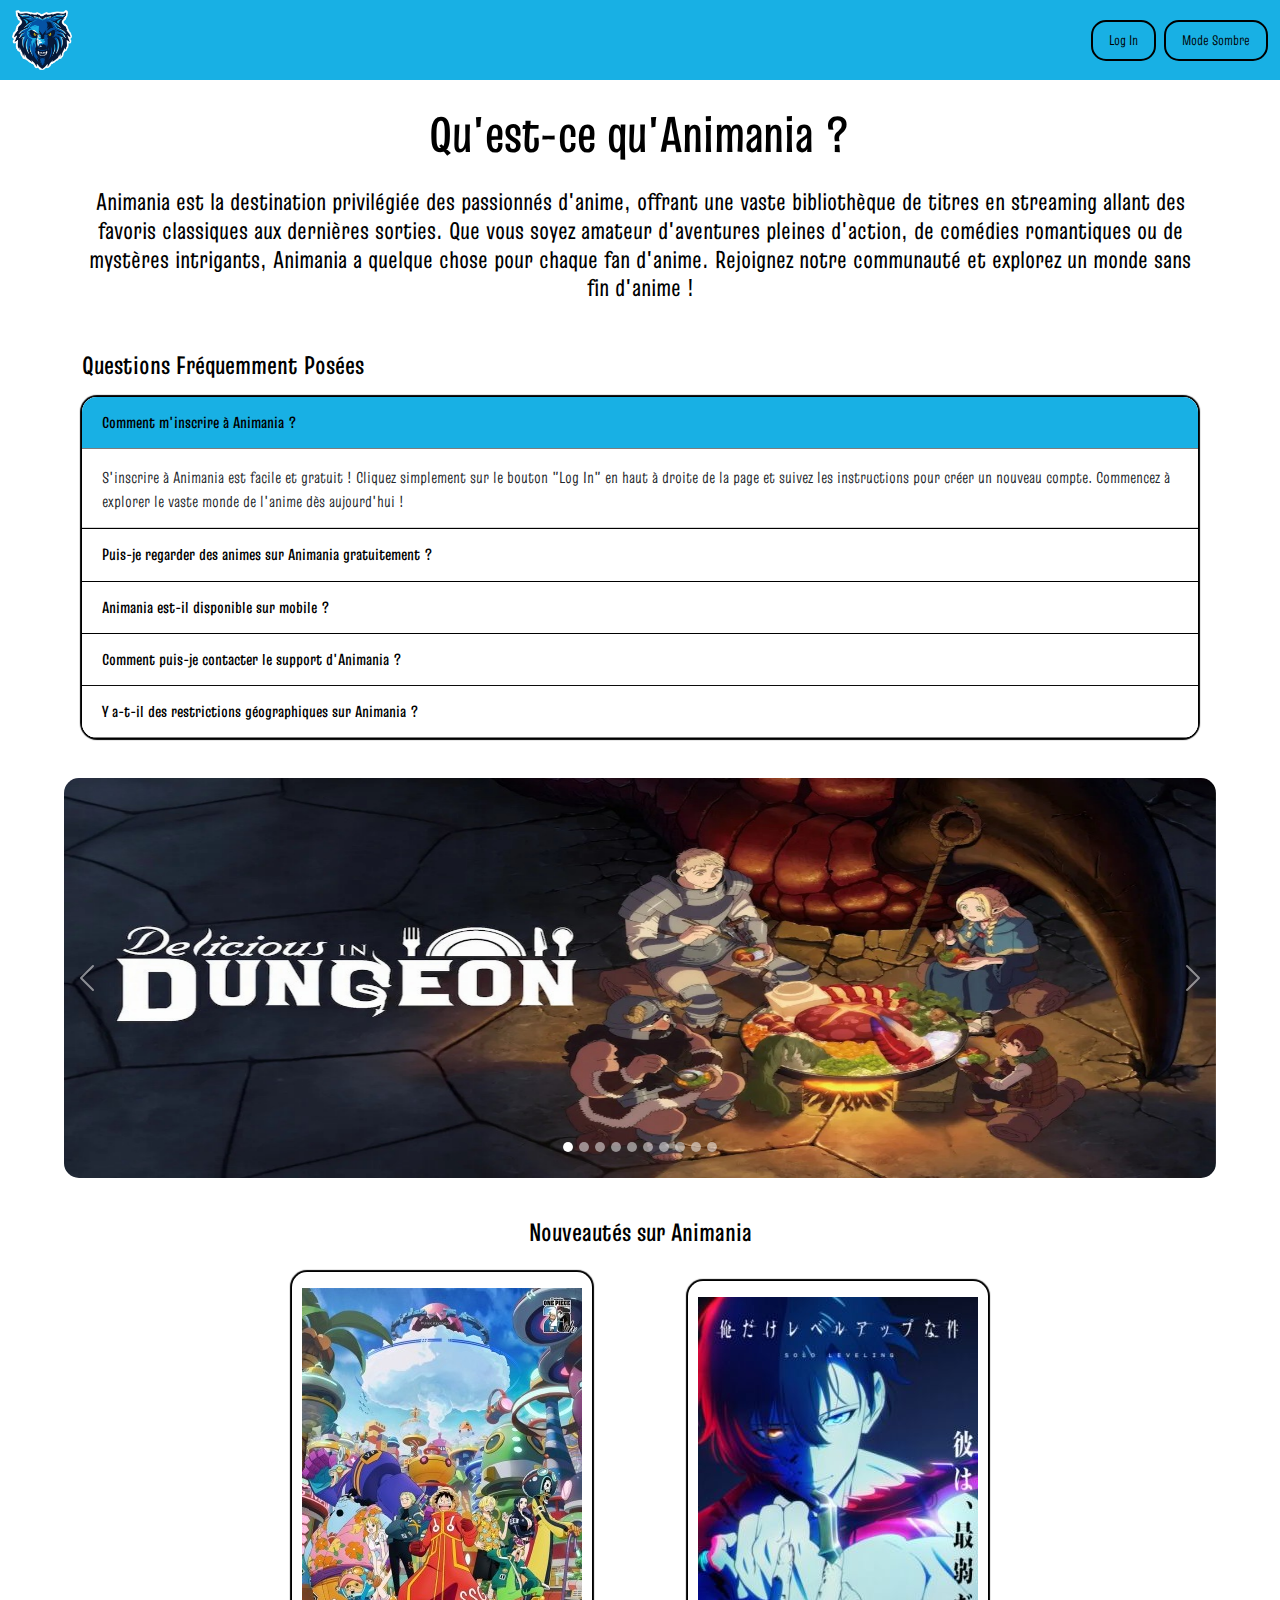
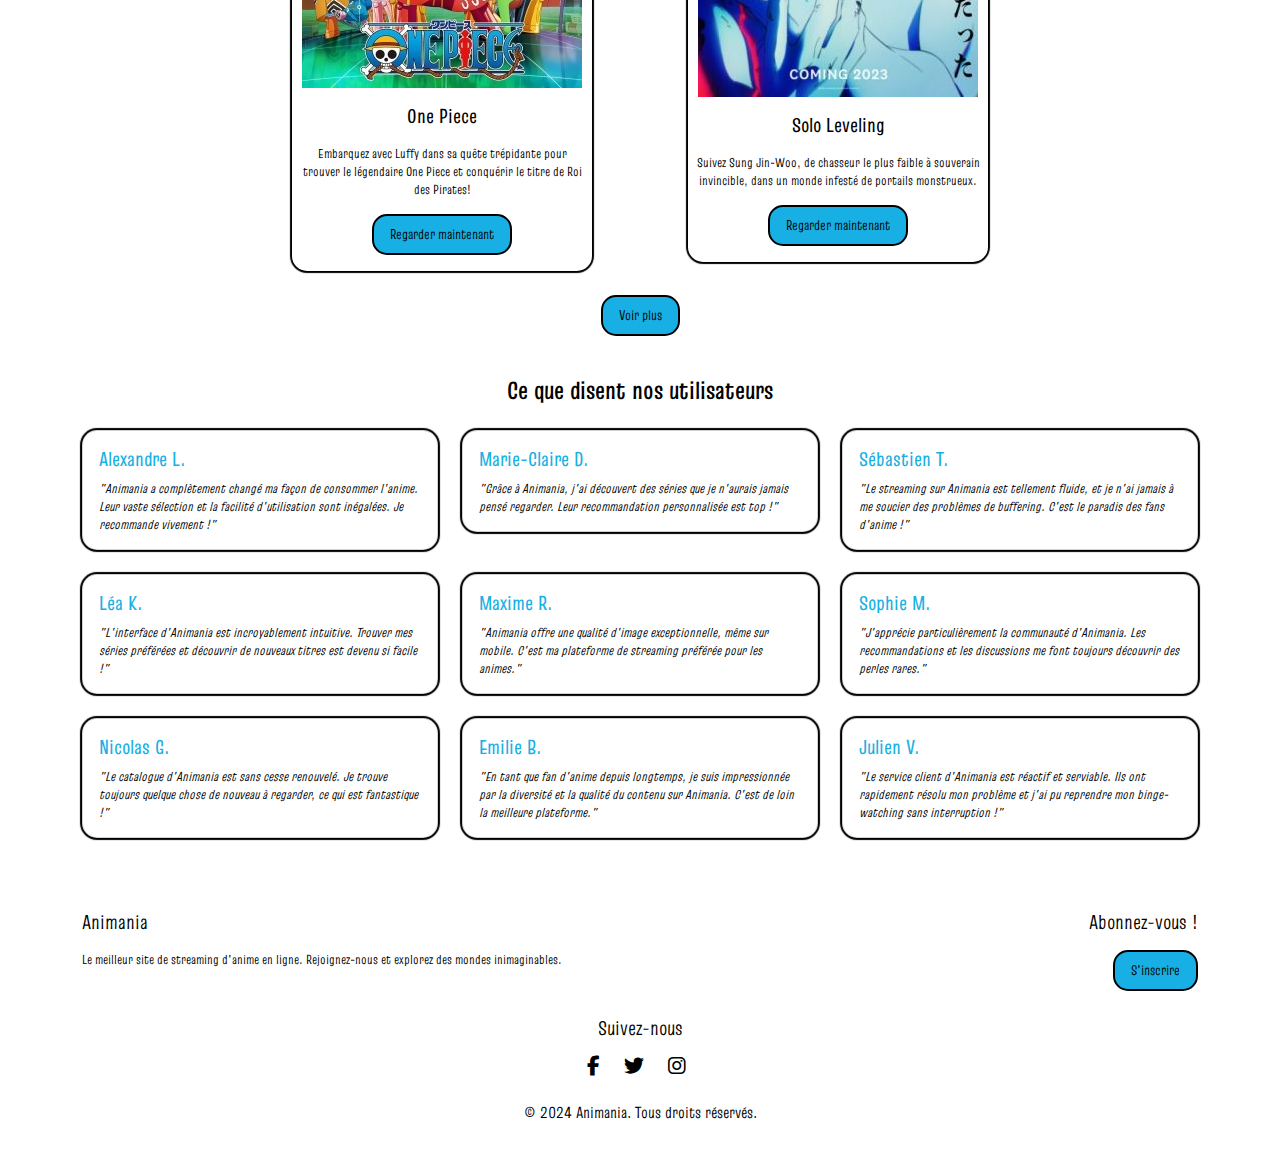
<file: index.html>
<!DOCTYPE html>
<html lang="fr">

<head>
    <meta charset="UTF-8">
    <meta name="viewport" content="width=device-width, initial-scale=1.0">
    <title>Animania - Best Online Anime Streaming Site</title>
    <!-- Bootstrap CSS -->
    <link href="https://cdn.jsdelivr.net/npm/bootstrap@5.3.3/dist/css/bootstrap.min.css" rel="stylesheet"
        integrity="sha384-QWTKZyjpPEjISv5WaRU9OFeRpok6YctnYmDr5pNlyT2bRjXh0JMhjY6hW+ALEwIH" crossorigin="anonymous">
    <link href="https://cdnjs.cloudflare.com/ajax/libs/font-awesome/6.1.1/css/all.min.css" rel="stylesheet">

    <link href="stylesheets/reset.css" rel="stylesheet">
    <link href="stylesheets/root.css" rel="stylesheet">
    <link href="stylesheets/style.css" rel="stylesheet">
    <link rel="icon" type="image/png" href="images/logoAnimania.png">
    <link rel="preconnect" href="https://fonts.googleapis.com">
    <link rel="preconnect" href="https://fonts.gstatic.com" crossorigin>
    <link href="https://fonts.googleapis.com/css2?family=Truculenta:opsz,wght@12..72,100..900&display=swap"
        rel="stylesheet">
</head>

<body>
    <header>
        <nav class="navbar navbar-expand-lg navbar-dark">
            <div class="container-fluid">

                <a class="navbar-brand" href="#">
                    <img src="images/logoAnimania.png" alt="Logo" width="60" height="60"
                        class="d-inline-block align-top">
                </a>

                <div class="navbar-nav flex-grow-1">

                </div>

                <a href="login.html" class="btn btn-primary me-2" role="button">Log In</a>

                <button id="themeToggle" class="btn btn-primary">Mode Sombre</button>
            </div>
        </nav>
    </header>

    <main>
        <section class="animania-intro mt-4">
            <div class="container">
                <h1 class="text-center mb-4">Qu'est-ce qu'Animania ?</h1>
                <h4 class="text-center mb-5">Animania est la destination privilégiée des passionnés d'anime, offrant une
                    vaste bibliothèque de titres en streaming allant des favoris classiques aux dernières sorties. Que
                    vous soyez amateur d'aventures pleines d'action, de comédies romantiques ou de mystères intrigants,
                    Animania a quelque chose pour chaque fan d'anime. Rejoignez notre communauté et explorez un monde
                    sans fin d'anime !</h4>

                <h2 class="mb-3">Questions Fréquemment Posées</h2>
                <div class="accordion" id="faqAccordion">
                    <!-- FAQ Item 1 -->
                    <div class="accordion-item">
                        <h2 class="accordion-header" id="headingOne">
                            <button class="accordion-button" type="button" data-bs-toggle="collapse"
                                data-bs-target="#collapseOne" aria-expanded="true" aria-controls="collapseOne">
                                Comment m'inscrire à Animania ?
                            </button>
                        </h2>
                        <div id="collapseOne" class="accordion-collapse collapse show" aria-labelledby="headingOne"
                            data-bs-parent="#faqAccordion">
                            <div class="accordion-body">
                                S'inscrire à Animania est facile et gratuit ! Cliquez simplement sur le bouton "Log In"
                                en haut à droite de la page et suivez les instructions pour créer un nouveau compte.
                                Commencez à explorer le vaste monde de l'anime dès aujourd'hui !
                            </div>
                        </div>
                    </div>
                    <!-- FAQ Item 2 -->
                    <div class="accordion-item">
                        <h2 class="accordion-header" id="headingTwo">
                            <button class="accordion-button collapsed" type="button" data-bs-toggle="collapse"
                                data-bs-target="#collapseTwo" aria-expanded="false" aria-controls="collapseTwo">
                                Puis-je regarder des animes sur Animania gratuitement ?
                            </button>
                        </h2>
                        <div id="collapseTwo" class="accordion-collapse collapse" aria-labelledby="headingTwo"
                            data-bs-parent="#faqAccordion">
                            <div class="accordion-body">
                                Oui, Animania offre une large sélection de titres d'anime que vous pouvez regarder
                                gratuitement avec des publicités occasionnelles. Pour une expérience sans publicité et
                                un accès au contenu premium, envisagez de vous abonner à notre plan premium.
                            </div>
                        </div>
                    </div>
                    <!-- FAQ Item 4 -->
                    <div class="accordion-item">
                        <h2 class="accordion-header" id="headingFour">
                            <button class="accordion-button collapsed" type="button" data-bs-toggle="collapse"
                                data-bs-target="#collapseFour" aria-expanded="false" aria-controls="collapseFour">
                                Animania est-il disponible sur mobile ?
                            </button>
                        </h2>
                        <div id="collapseFour" class="accordion-collapse collapse" aria-labelledby="headingFour"
                            data-bs-parent="#faqAccordion">
                            <div class="accordion-body">
                                Oui, Animania est accessible sur les appareils mobiles via notre site web
                                mobile-friendly. Pour une expérience optimale, vous pouvez également télécharger notre
                                application dédiée depuis l'App Store ou Google Play.
                            </div>
                        </div>
                    </div>
                    <!-- FAQ Item 5 -->
                    <div class="accordion-item">
                        <h2 class="accordion-header" id="headingFive">
                            <button class="accordion-button collapsed" type="button" data-bs-toggle="collapse"
                                data-bs-target="#collapseFive" aria-expanded="false" aria-controls="collapseFive">
                                Comment puis-je contacter le support d'Animania ?
                            </button>
                        </h2>
                        <div id="collapseFive" class="accordion-collapse collapse" aria-labelledby="headingFive"
                            data-bs-parent="#faqAccordion">
                            <div class="accordion-body">
                                Si vous avez besoin d'assistance ou avez des questions, notre équipe de support est là
                                pour vous aider. Veuillez nous contacter via notre page de contact sur le site, ou
                                directement par email à support@animania.com.
                            </div>
                        </div>
                    </div>
                    <!-- FAQ Item 6 -->
                    <div class="accordion-item">
                        <h2 class="accordion-header" id="headingSix">
                            <button class="accordion-button collapsed" type="button" data-bs-toggle="collapse"
                                data-bs-target="#collapseSix" aria-expanded="false" aria-controls="collapseSix">
                                Y a-t-il des restrictions géographiques sur Animania ?
                            </button>
                        </h2>
                        <div id="collapseSix" class="accordion-collapse collapse" aria-labelledby="headingSix"
                            data-bs-parent="#faqAccordion">
                            <div class="accordion-body">
                                Certains contenus sur Animania peuvent être soumis à des restrictions géographiques en
                                raison de droits de diffusion. Ces restrictions sont indiquées sur les pages des titres
                                concernés. Nous travaillons constamment à élargir notre accessibilité pour que nos
                                utilisateurs du monde entier puissent profiter de notre contenu.
                            </div>
                        </div>
                    </div>
                </div>
            </div>
        </section>

        <section>
            <!-- Carousel -->
            <div class="carouselModify">
                <div id="carouselExampleIndicators" class="carousel slide" data-bs-ride="carousel">
                    <div class="carousel-indicators">
                        <button type="button" data-bs-target="#carouselExampleIndicators" data-bs-slide-to="0"
                            class="active" aria-current="true" aria-label="Slide 1"></button>
                        <button type="button" data-bs-target="#carouselExampleIndicators" data-bs-slide-to="1"
                            aria-label="Slide 2"></button>
                        <button type="button" data-bs-target="#carouselExampleIndicators" data-bs-slide-to="2"
                            aria-label="Slide 3"></button>
                        <button type="button" data-bs-target="#carouselExampleIndicators" data-bs-slide-to="3"
                            aria-label="Slide 4"></button>
                        <button type="button" data-bs-target="#carouselExampleIndicators" data-bs-slide-to="4"
                            aria-label="Slide 5"></button>
                        <button type="button" data-bs-target="#carouselExampleIndicators" data-bs-slide-to="5"
                            aria-label="Slide 6"></button>
                        <button type="button" data-bs-target="#carouselExampleIndicators" data-bs-slide-to="6"
                            aria-label="Slide 7"></button>
                        <button type="button" data-bs-target="#carouselExampleIndicators" data-bs-slide-to="7"
                            aria-label="Slide 8"></button>
                        <button type="button" data-bs-target="#carouselExampleIndicators" data-bs-slide-to="8"
                            aria-label="Slide 9"></button>
                        <button type="button" data-bs-target="#carouselExampleIndicators" data-bs-slide-to="9"
                            aria-label="Slide 10"></button>
                    </div>
                    <div class="carousel-inner">
                        <div class="carousel-item active">
                            <img src="images/carousel1.jpeg" class="d-block w-100" alt="image-1">
                        </div>
                        <div class="carousel-item">
                            <img src="images/carousel2.jpg" class="d-block w-100" alt="image-2">
                        </div>
                        <div class="carousel-item">
                            <img src="images/carousel3.jpg" class="d-block w-100" alt="image-3">
                        </div>
                        <div class="carousel-item">
                            <img src="images/carousel4.jpg" class="d-block w-100" alt="image-4">
                        </div>
                        <div class="carousel-item">
                            <img src="images/carousel5.jpg" class="d-block w-100" alt="image-5">
                        </div>
                        <div class="carousel-item">
                            <img src="images/carousel6.jpg" class="d-block w-100" alt="image-6">
                        </div>
                        <div class="carousel-item">
                            <img src="images/carousel7.jpg" class="d-block w-100" alt="image-7">
                        </div>
                        <div class="carousel-item">
                            <img src="images/carousel8.jpeg" class="d-block w-100" alt="image-8">
                        </div>
                        <div class="carousel-item">
                            <img src="images/carousel9.jpg" class="d-block w-100" alt="image-9">
                        </div>
                        <div class="carousel-item">
                            <img src="images/carousel10.jpg" class="d-block w-100" alt="image-10">
                            <!-- Corrected the file name -->
                        </div>
                    </div>
                    <button class="carousel-control-prev" type="button" data-bs-target="#carouselExampleIndicators"
                        data-bs-slide="prev">
                        <span class="carousel-control-prev-icon" aria-hidden="true"></span>
                        <span class="visually-hidden">Previous</span>
                    </button>
                    <button class="carousel-control-next" type="button" data-bs-target="#carouselExampleIndicators"
                        data-bs-slide="next">
                        <span class="carousel-control-next-icon" aria-hidden="true"></span>
                        <span class="visually-hidden">Next</span>
                    </button>
                </div>
            </div>
        </section>

        <section class="latest-releases">
            <div class="container">
                <h2 class="text-center mb-4">Nouveautés sur Animania</h2>
                <div class="anime-cards-container">

                    <div class="anime-card-row">
                        <div class="anime-card">
                            <img src="images/suggestion1.jpg" alt="Nouveauté Anime 1" class="anime-card-img">
                            <div class="anime-card-content px-2">
                                <h5>One Piece</h5>
                                <p>Embarquez avec Luffy dans sa quête trépidante pour trouver le légendaire One Piece et conquérir le titre de Roi des Pirates!</p>
                                <a href="login.html" class="btn btn-primary">Regarder maintenant</a>
                            </div>
                        </div>
                        <div class="anime-card">
                            <img src="images/suggestion2.jpg" alt="Nouveauté Anime 2" class="anime-card-img">
                            <div class="anime-card-content px-2">
                                <h5>Solo Leveling</h5>
                                <p>Suivez Sung Jin-Woo, de chasseur le plus faible à souverain invincible, dans un monde infesté de portails monstrueux.</p>
                                <a href="login.html" class="btn btn-primary">Regarder maintenant</a>
                            </div>
                        </div>
                    </div>
                    <div class="anime-card-row extra-anime-card d-none">
                        <div class="anime-card">
                            <img src="images/suggestion3.jpg" alt="Nouveauté Anime 1" class="anime-card-img">
                            <div class="anime-card-content px-2">
                                <h5>Fairy Tail</h5>
                                <p>Rejoignez Natsu et sa guilde magique dans des aventures épiques, où l'amitié est la plus puissante des magies !</p>
                                <a href="login.html" class="btn btn-primary">Regarder maintenant</a>
                            </div>
                        </div>
                        <div class="anime-card">
                            <img src="images/suggestion4-mashle.jpg" alt="Nouveauté Anime 2" class="anime-card-img">
                            <div class="anime-card-content px-2">
                                <h5>Mashle</h5>
                                <p>Découvrez comment Mash, dépourvu de magie, use de ses poings pour gravir les échelons dans un monde où la magie est tout.</p>
                                <a href="login.html" class="btn btn-primary">Regarder maintenant</a>
                            </div>
                        </div>
                    </div>
                    <div class="anime-card-row extra-anime-card d-none">
                        <div class="anime-card">
                            <img src="images/suggestion5-villainess-level-99.jpg" alt="Nouveauté Anime 1"
                                class="anime-card-img">
                            <div class="anime-card-content px-2">
                                <h5>Villainess Level 99</h5>
                                <p>Regardez Eumiella utiliser son intelligence et sa malice pour déjouer le destin de méchante prédestinée dans un jeu de romance fantastique.</p>
                                <a href="login.html" class="btn btn-primary">Regarder maintenant</a>
                            </div>
                        </div>
                        <div class="anime-card">
                            <img src="images/suggestion6-classroom-of-the-elite.jpg" alt="Nouveauté Anime 2"
                                class="anime-card-img">
                            <div class="anime-card-content px-2">
                                <h5>Classroom of the Elite</h5>
                                <p>Suivez Ayanokoji, un lycéen au passé mystérieux, dans une école où seuls les plus rusés et les plus forts survivent.</p>
                                <a href="login.html" class="btn btn-primary">Regarder maintenant</a>
                            </div>
                        </div>
                    </div>

                </div>
                <div class="text-center mt-4">
                    <button id="toggleButton" class="btn btn-primary" onclick="showMoreCards()">Voir plus</button>
                </div>
            </div>
        </section>


        <section class="user-reviews py-5>">
            <div class="container">
                <h2 class="text-center mb-4">Ce que disent nos utilisateurs</h2>
                <div class="row g-4">
                    <div class="col-md-4">
                        <div class="card">
                            <div class="card-body">
                                <h5 class="card-title">Alexandre L.</h5>
                                <p class="card-text">"Animania a complètement changé ma façon de consommer l'anime. Leur
                                    vaste sélection et la facilité d'utilisation sont inégalées. Je recommande vivement
                                    !"</p>
                            </div>
                        </div>
                    </div>
                    <div class="col-md-4">
                        <div class="card">
                            <div class="card-body">
                                <h5 class="card-title">Marie-Claire D.</h5>
                                <p class="card-text">"Grâce à Animania, j'ai découvert des séries que je n'aurais jamais
                                    pensé regarder. Leur recommandation personnalisée est top !"</p>
                            </div>
                        </div>
                    </div>
                    <div class="col-md-4">
                        <div class="card">
                            <div class="card-body">
                                <h5 class="card-title">Sébastien T.</h5>
                                <p class="card-text">"Le streaming sur Animania est tellement fluide, et je n'ai jamais
                                    à me soucier des problèmes de buffering. C'est le paradis des fans d'anime !"</p>
                            </div>
                        </div>
                    </div>
                    <div class="col-md-4">
                        <div class="card">
                            <div class="card-body">
                                <h5 class="card-title">Léa K.</h5>
                                <p class="card-text">"L'interface d'Animania est incroyablement intuitive. Trouver mes
                                    séries préférées et découvrir de nouveaux titres est devenu si facile !"</p>
                            </div>
                        </div>
                    </div>
                    <div class="col-md-4">
                        <div class="card">
                            <div class="card-body">
                                <h5 class="card-title">Maxime R.</h5>
                                <p class="card-text">"Animania offre une qualité d'image exceptionnelle, même sur
                                    mobile. C'est ma plateforme de streaming préférée pour les animes."</p>
                            </div>
                        </div>
                    </div>
                    <div class="col-md-4">
                        <div class="card">
                            <div class="card-body">
                                <h5 class="card-title">Sophie M.</h5>
                                <p class="card-text">"J'apprécie particulièrement la communauté d'Animania. Les
                                    recommandations et les discussions me font toujours découvrir des perles rares."</p>
                            </div>
                        </div>
                    </div>
                    <div class="col-md-4">
                        <div class="card">
                            <div class="card-body">
                                <h5 class="card-title">Nicolas G.</h5>
                                <p class="card-text">"Le catalogue d'Animania est sans cesse renouvelé. Je trouve
                                    toujours quelque chose de nouveau à regarder, ce qui est fantastique !"</p>
                            </div>
                        </div>
                    </div>
                    <div class="col-md-4">
                        <div class="card">
                            <div class="card-body">
                                <h5 class="card-title">Emilie B.</h5>
                                <p class="card-text">"En tant que fan d'anime depuis longtemps, je suis impressionnée
                                    par la diversité et la qualité du contenu sur Animania. C'est de loin la meilleure
                                    plateforme."</p>
                            </div>
                        </div>
                    </div>
                    <div class="col-md-4">
                        <div class="card">
                            <div class="card-body">
                                <h5 class="card-title">Julien V.</h5>
                                <p class="card-text">"Le service client d'Animania est réactif et serviable. Ils ont
                                    rapidement résolu mon problème et j'ai pu reprendre mon binge-watching sans
                                    interruption !"</p>
                            </div>
                        </div>
                    </div>
        </section>

    </main>

    <footer class="mt-5 py-4 mb-3">
        <div class="container">
            <div class="row">
                <div class="col-md-6">
                    <h3 class="mb-3">Animania</h3>
                    <p class="mb-4">Le meilleur site de streaming d'anime en ligne. Rejoignez-nous et explorez des
                        mondes
                        inimaginables.</p>
                </div>
                <div class="col-md-6 text-md-end">
                    <h3 class="mb-3">Abonnez-vous !</h3>
                    <a href="login.html"><button type="submit" class="btn btn-primary">S'inscrire</button></a>
                </div>
            </div>
            <div class="social-media mt-4">
                <h3 class="mb-3 text-center">Suivez-nous</h3>
                <p class="text-center rsLink">
                    <a href="https://www.facebook.com/" target="_blank" class="text-light me-2"><i class="fab fa-facebook-f"></i></a>
                    <a href="https://twitter.com/?lang=en-ca" target="_blank" class="text-light me-2"><i class="fab fa-twitter"></i></a>
                    <a href="https://www.instagram.com/" target="_blank" class="text-light me-2"><i class="fab fa-instagram"></i></a>
                </p>
            </div>
            <div class="text-center mt-4">
                © 2024 Animania. Tous droits réservés.
            </div>
        </div>
    </footer>

    <div id="inactivityMessage" class="popUp">
        <h2>
            Ce message sera push.
        </h2>
    </div>




    <!-- Bootstrap Bundle with Popper -->
    <!-- Your custom JavaScript here -->
    <script type="module" src="/scripts/theme.js"></script>
    <script type="module" src="/scripts/updateMessage.js"></script>
    <script src="scripts/showMore.js"></script>
    <script src="scripts/inactive.js"></script>
    <script src="scripts/form.js"></script>
    <script src="https://cdn.jsdelivr.net/npm/@popperjs/core@2.11.8/dist/umd/popper.min.js"
        integrity="sha384-I7E8VVD/ismYTF4hNIPjVp/Zjvgyol6VFvRkX/vR+Vc4jQkC+hVqc2pM8ODewa9r"
        crossorigin="anonymous"></script>
    <script src="https://cdn.jsdelivr.net/npm/bootstrap@5.3.3/dist/js/bootstrap.min.js"
        integrity="sha384-0pUGZvbkm6XF6gxjEnlmuGrJXVbNuzT9qBBavbLwCsOGabYfZo0T0to5eqruptLy"
        crossorigin="anonymous"></script>
</body>

</html>
</file>
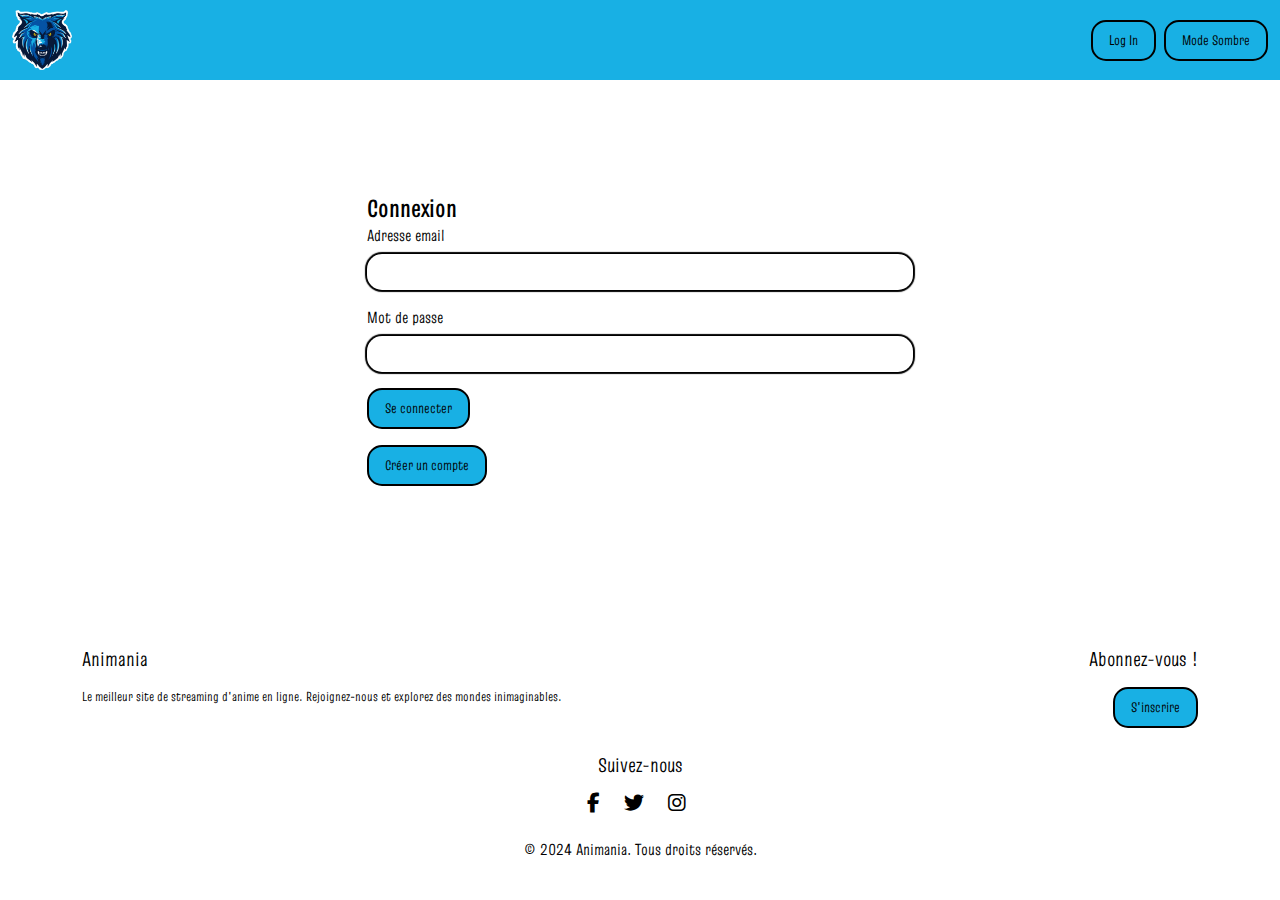
<file: login.html>
<!DOCTYPE html>
<html lang="fr">

<head>
    <meta charset="UTF-8">
    <meta name="viewport" content="width=device-width, initial-scale=1.0">
    <title>Animania - Log in and Create account</title>
    <!-- Bootstrap CSS -->
    <link href="https://cdn.jsdelivr.net/npm/bootstrap@5.3.3/dist/css/bootstrap.min.css" rel="stylesheet" integrity="sha384-QWTKZyjpPEjISv5WaRU9OFeRpok6YctnYmDr5pNlyT2bRjXh0JMhjY6hW+ALEwIH" crossorigin="anonymous">
    <link href="https://cdnjs.cloudflare.com/ajax/libs/font-awesome/6.1.1/css/all.min.css" rel="stylesheet">

    <link href="stylesheets/reset.css" rel="stylesheet">
    <link href="stylesheets/root.css" rel="stylesheet">
    <link href="stylesheets/style.css" rel="stylesheet">
    <link rel="icon" type="image/png" href="images/logoAnimania.png">

    <link rel="preconnect" href="https://fonts.googleapis.com">
    <link rel="preconnect" href="https://fonts.gstatic.com" crossorigin>
    <link href="https://fonts.googleapis.com/css2?family=Truculenta:opsz,wght@12..72,100..900&display=swap"
        rel="stylesheet">
</head>

<body>
    <header>
        <nav class="navbar navbar-expand-lg navbar-dark">
            <div class="container-fluid">
             
                <a class="navbar-brand" href="index.html">
                    <img src="images/logoAnimania.png" alt="Logo" width="60" height="60"
                        class="d-inline-block align-top">
                </a>
        
                <div class="navbar-nav flex-grow-1">
                   
                </div>
          
                <a href="login.html" class="btn btn-primary me-2" role="button">Log In</a>
            
                <button id="themeToggle" class="btn btn-primary">Mode Sombre</button>
            </div>
        </nav>
    </header>

    <div class="container">
        <div class="row justify-content-center">
            <div class="col-md-6">
                <div class="form-section mt-4 pt-2" id="signup-section">
                    <h2>Créer un compte</h2>
                    <form>
                        <!-- Existing sign-up fields -->
                        <div class="mb-3">
                            <label for="signupEmail" class="form-label">Adresse email</label>
                            <input type="email" class="form-control" id="signupEmail" required>
                        </div>
                        <div class="mb-3">
                            <label for="signupPassword" class="form-label">Mot de passe</label>
                            <input type="password" class="form-control" id="signupPassword" required>
                        </div>
                        <div class="mb-3">
                            <label for="signupPasswordConfirm" class="form-label">Confirmez le mot de passe</label>
                            <input type="password" class="form-control" id="signupPasswordConfirm" required>
                        </div>
                
                        <!-- Payment Section -->
                        <div class="mb-3">
                            <label for="subscriptionPlan" class="form-label">Choisissez votre abonnement</label>
                            <select class="form-select" id="subscriptionPlan" required>
                                <option value="" disabled selected style="display: none;">Sélectionner un plan</option>
                                <option value="basic">Basique - 7.99/mois</option>
                                <option value="standard">Standard - 11.99$/mois</option>
                                <option value="premium">Premium - 15.99$/mois</option>
                            </select>
                            
                        </div>
                        <div class="mb-3">
                            <label for="cardName" class="form-label">Nom sur la carte</label>
                            <input type="text" class="form-control" id="cardName" placeholder="Nom Complet" required>
                        </div>
                        <div class="mb-3">
                            <label for="cardNumber" class="form-label">Numéro de carte</label>
                            <input type="text" class="form-control" id="cardNumber" placeholder="1111 2222 3333 4444" required>
                        </div>
                        <div class="row">
                            <div class="col-md-6 mb-3">
                                <label for="cardExpiry" class="form-label">Date d'expiration</label>
                                <input type="text" class="form-control" id="cardExpiry" placeholder="MM/AA" required>
                            </div>
                            <div class="col-md-6 mb-3">
                                <label for="cardCVC" class="form-label">CVC</label>
                                <input type="text" class="form-control" id="cardCVC" placeholder="CVC" required>
                            </div>
                        </div>
                        <button type="submit" class="btn btn-primary mb-3">S'inscrire et Payer</button>
                    </form>
                    <div>
                        <button type="button" class="btn btn-primary" onclick="toggleForm()">Se connecter</button>
                    </div>
                </div>
                
                <div class="form-section active mt-4" id="login-section">
                    <h2>Connexion</h2>
                    <form>
                        <div class="mb-3">
                            <label for="loginEmail" class="form-label">Adresse email</label>
                            <input type="email" class="form-control" id="loginEmail">
                        </div>
                        <div class="mb-3">
                            <label for="loginPassword" class="form-label">Mot de passe</label>
                            <input type="password" class="form-control" id="loginPassword">
                        </div>
                        <button type="submit" class="btn btn-primary mb-3">Se connecter</button>
                        <div>
                            <button type="button" class="btn btn-primary" onclick="toggleForm()">Créer un compte</button>
                        </div>
                       
                    </form>
                </div>
            </div>
        </div>
    </div>
    
    <footer class="mt-5 py-4 mb-3">
        <div class="container">
            <div class="row">
                <div class="col-md-6">
                    <h3 class="mb-3">Animania</h3>
                    <p class="mb-4">Le meilleur site de streaming d'anime en ligne. Rejoignez-nous et explorez des
                        mondes
                        inimaginables.</p>
                </div>
                <div class="col-md-6 text-md-end">
                    <h3 class="mb-3">Abonnez-vous !</h3>
                    <a href="login.html"><button type="submit" class="btn btn-primary">S'inscrire</button></a>
                </div>
            </div>
            <div class="social-media mt-4">
                <h3 class="mb-3 text-center">Suivez-nous</h3>
                <p class="text-center rsLink">
                    <a href="https://www.facebook.com/" target="_blank" class="text-light me-2"><i class="fab fa-facebook-f"></i></a>
                    <a href="https://twitter.com/?lang=en-ca" target="_blank" class="text-light me-2"><i class="fab fa-twitter"></i></a>
                    <a href="https://www.instagram.com/" target="_blank" class="text-light me-2"><i class="fab fa-instagram"></i></a>
                </p>
            </div>
            <div class="text-center mt-4">
                © 2024 Animania. Tous droits réservés.
            </div>
        </div>
    </footer>

    <div id="inactivityMessage" class="popUp">
        <h2>
            Ce message sera push.
        </h2>
    </div>




    <!-- Bootstrap Bundle with Popper -->
    <!-- Your custom JavaScript here -->
    <script type="module" src="/scripts/theme.js"></script>
    <script type="module" src="/scripts/updateMessage.js"></script>
    <script src="scripts/inactive.js"></script>
    <script src="scripts/form.js"></script>
    <script src="https://cdn.jsdelivr.net/npm/@popperjs/core@2.11.8/dist/umd/popper.min.js"
        integrity="sha384-I7E8VVD/ismYTF4hNIPjVp/Zjvgyol6VFvRkX/vR+Vc4jQkC+hVqc2pM8ODewa9r"
        crossorigin="anonymous"></script>
    <script src="https://cdn.jsdelivr.net/npm/bootstrap@5.3.3/dist/js/bootstrap.min.js"
        integrity="sha384-0pUGZvbkm6XF6gxjEnlmuGrJXVbNuzT9qBBavbLwCsOGabYfZo0T0to5eqruptLy"
        crossorigin="anonymous"></script>
</body>

</html>
</file>
<file: stylesheets/root.css>
:root {
    --ff-body: "Truculenta", sans-serif;
    --ff-heading: var(--ff-body);
    --color-bg-dark: #000;
    --color-bg-light: #fff;
    --color-light: #18b0e4;
    --color-dark: #0553a5;
}

body {
    font: var(--ff-body);
}

  h1, h2, h3, h4, h5, h6 {
    font-family: 'Truculenta', serif !important;
}

body, button, input, select, textarea {
    font-family: 'Truculenta', sans-serif !important;
}

p {
  font-size: 13px !important;
  font-weight: 400 !important;
}

h1 {
  font-size: 50px !important;
  font-weight: 600 !important;
}

h2 {
  font-size: 25px !important;
  font-weight: 600 !important;
}

h3 {
  font-size: 20px !important;
  font-weight: 400 !important;
}

div {
    margin: 0;
    padding: 0;
}

section {
    width: 100%;
    height: 100%;
    padding: 0;
    display: flex;
    flex-direction: row;
    justify-content: center;
    
}
</file>
<file: stylesheets/style.css>
html {
    display: flex;
    flex-direction: column;
    justify-content: center;
    align-items: center;

}

body {
    width: 100%;
    max-width: 1800px;
    display: flex;
    flex-direction: column;
    justify-content: center;
    justify-content: space-between;
    min-height: 100vh;
}

main {
    width: 100%;
    display: flex;
    flex-direction: column;
    justify-content: center;
    align-items: center;
    gap: 2.5rem;
}

header {
    height: 80px;
}

/* DARK THEME */
.dark-theme {
    background-color: var(--color-bg-dark);
    color: #fff !important;
}

.dark-theme body {
    background-color: var(--color-bg-dark);
}

.dark-theme .navbar {
    background-color: var(--color-dark) !important;
}

/* Style adjustments for the buttons if needed */
.dark-theme .btn-primary {
    background-color: var(--color-dark) !important;
    border: solid 2px #fff !important;
    color: #fff;
}

.dark-theme .btn-primary:hover,
.dark-theme .btn-primary:focus {
    background-color: #04274c!important;
    border: solid 2px #fff !important;
}

.dark-theme .accordion {
    box-shadow: 0px 0px 1px 2px rgb(255, 255, 255) !important;
}

.dark-theme .accordion-item {
    box-shadow: 0px 0px 1px 1px rgb(255, 255, 255) !important;
}

.dark-theme .accordion-header {
    border-bottom: solid 0.5px #ffffff94;
}
.dark-theme .animania-intro .accordion .accordion-item, .dark-theme .accordion-button {
    color: #fff;
    background-color: #000;
}

.dark-theme .animania-intro .accordion-button:not(.collapsed) {
    background-color: var(--color-dark);
}

.dark-theme .anime-card {
    box-shadow: 0px 0px 1px 2px rgb(255, 255, 255) !important;
}

.dark-theme .card { 
    background-color: #000;
    color: #fff;
    box-shadow: 0px 0px 1px 2px rgb(255, 255, 255) !important;
}

.dark-theme .card-title {
    color: var(--color-dark);
}

.dark-theme footer .rsLink i {
    color: #fff;
}

.dark-theme footer .rsLink i:hover {
    color: var(--color-dark);
}

.dark-theme .popUp {
    box-shadow: 0px 0px 1px 2px rgb(255, 255, 255);
    color: #fff;
    background-color: var(--color-dark);
}


.dark-theme .form-control {
    color: #fff;
    background-color: #000;
    border: none !important;
    box-shadow: 0px 0px 1px 2px rgb(255, 255, 255) !important;
    border-radius: 15px;
}

.dark-theme .form-control:focus {
    color: #fff;
    background-color: #000;
    box-shadow: 0px 0px 1px 3px var(--color-dark)!important;
}

.dark-theme .form-select {
    color: #fff;
    background-color: #000;
    border: none !important;
    box-shadow: 0px 0px 1px 2px rgb(255, 255, 255) !important;
    border-radius: 15px;
    background-image: url('data:image/svg+xml;utf8,<svg xmlns="http://www.w3.org/2000/svg" viewBox="0 0 20 20" fill="%230553a5"><path fill-rule="evenodd" d="M5.293 7.293a1 1 0 011.414 0L10 10.586l3.293-3.293a1 1 0 111.414 1.414l-4 4a1 1 0 01-1.414 0l-4-4a1 1 0 010-1.414z" clip-rule="evenodd"/></svg>');
}

.dark-theme .form-select:focus {
    color: #fff;
    background-color: #000;
    box-shadow: 0px 0px 1px 3px var(--color-dark)!important;
}

.dark-theme ::placeholder {
    color: #ffffff;
}

.dark-theme .form-control::placeholder {
    color: #ffffff;
}

.dark-theme .form-select option {
    border: none;
    background-color: rgb(0, 0, 0); /* Arrière-plan blanc pour les options */
    color: rgb(255, 255, 255); /* Couleur du texte pour les options */
    border-radius: 15px;
}

.dark-theme :-webkit-autofill,
.dark-theme :-webkit-autofill:hover, 
.dark-theme :-webkit-autofill:focus,
.dark-theme :-webkit-autofill,
.dark-theme :-webkit-autofill:hover,
.dark-theme :-webkit-autofill:focus,
.dark-theme :-webkit-autofill,
.dark-theme :-webkit-autofill:hover,
.dark-theme :-webkit-autofill:focus {
    -webkit-text-fill-color: #ffffff !important;
}



/* LIGHT THEME */

.light-theme {
    background-color: var(--color-bg-light);
    color: #000 !important;
}

.light-theme body {
    color: var(--color-bg-light) !important;
}

.light-theme .navbar {
    background-color: var(--color-light);
}

/* Style adjustments for the buttons if needed */
.light-theme .btn-primary {
    background-color: var(--color-light) !important;
    border: solid 2px #000 !important;
    color: #000;
}

.light-theme .btn-primary:hover,
.light-theme .btn-primary:focus {
    background-color: #80dfff !important;
    border: solid 2px #000 !important;
    color: #000;
}

.light-theme .accordion {
    box-shadow: 0px 0px 1px 2px rgb(0, 0, 0) !important;
}

.light-theme .accordion-item {
    box-shadow: 0px 0px 1px 1px rgb(0, 0, 0) !important;
}

.light-theme .accordion-header {
    border-bottom: solid 0.5px #00000082;
}

.light-theme .dark-theme .animania-intro .accordion .accordion-item, .light-theme .accordion-button {
    color: #000;
    background-color: #fff;
}

.light-theme .animania-intro .accordion-button:not(.collapsed) {
    background-color: var(--color-light);
}

.light-theme .anime-card {
    box-shadow: 0px 0px 1px 2px rgb(0, 0, 0) !important;
}

.light-theme .card { 
    background-color: #fff;
    color: #000;
    box-shadow: 0px 0px 1px 2px rgb(0, 0, 0) !important;
}

.light-theme .card-title {
    color: var(--color-light);
}

.light-theme footer .rsLink i {
    color: #000;
}

.light-theme footer .rsLink i:hover {
    color: var(--color-light);
}

.light-theme .popUp {
    box-shadow: 0px 0px 1px 2px rgb(0, 0, 0) !important;
    color: #000;
    background-color: var(--color-light);
}

.light-theme .form-control {
    color: #000000;
    background-color: #ffffff;
    border: none !important;
    box-shadow: 0px 0px 1px 2px rgb(0, 0, 0) !important;
    border-radius: 15px;
}

.light-theme .form-control:focus {
    color: #000000;
    background-color: #ffffff;
    box-shadow: 0px 0px 1px 3px var(--color-light)!important;
}

.light-theme .form-select {
    color: #000000;
    background-color: #ffffff;
    border: none !important;
    box-shadow: 0px 0px 1px 2px rgb(0, 0, 0) !important;
    border-radius: 15px;
    background-image: url('data:image/svg+xml;utf8,<svg xmlns="http://www.w3.org/2000/svg" viewBox="0 0 20 20" fill="%2318b0e4"><path fill-rule="evenodd" d="M5.293 7.293a1 1 0 011.414 0L10 10.586l3.293-3.293a1 1 0 111.414 1.414l-4 4a1 1 0 01-1.414 0l-4-4a1 1 0 010-1.414z" clip-rule="evenodd"/></svg>');
}

.light-theme .form-select:focus {
    color: #000000;
    background-color: #ffffff;
    box-shadow: 0px 0px 1px 3px var(--color-light)!important;
}

.light-theme ::placeholder {
    color: #000000;
}

.light-theme .form-control::placeholder {
    color: #000000;
}

.light-theme .form-select option {
    border: none;
    background-color: rgb(255, 255, 255); /* Arrière-plan blanc pour les options */
    color: rgb(0, 0, 0); /* Couleur du texte pour les options */
    border-radius: 15px;
}

.light-theme :-webkit-autofill,
.light-theme :-webkit-autofill:hover, 
.light-theme :-webkit-autofill:focus,
.light-theme :-webkit-autofill,
.light-theme :-webkit-autofill:hover,
.light-theme :-webkit-autofill:focus,
.light-theme :-webkit-autofill,
.light-theme :-webkit-autofill:hover,
.light-theme :-webkit-autofill:focus {
    -webkit-text-fill-color: #000000 !important;
}


/* CSS commun */

.btn-primary {
    width: fit-content !important;
    padding: 8px 16px;
    font-size: 14px;
    border-radius: 15px;
    transition: background-color 0.3s, border-color 0.3s;
}
.navbar {
    justify-content: start;
    width: 100%;
    height: 100%;
}

.navbar-brand {
    flex-grow: 1;
}

.animania-intro {
    padding: 0;
}

.animania-intro p {
    margin: auto;
    line-height: 1.6;
}

.accordion, .accordion-item, .accordion-button, .accordion-button:not(.collapsed), .accordion-button:focus{
    border: none !important;
    border-radius: 0;
    box-shadow: none !important;
}

.accordion {
    border-radius: 15px !important;
    overflow: hidden;
}

.accordion-button::after {
    display: none;
}
    
.accordion-body {
    line-height: 1.5;
}

.carouselModify {
    width: 90%;
    border-radius: 15px;
    overflow: hidden;
}

.carouselModify .carousel-inner img {
    width: auto;
    max-height: 400px;
    margin: auto;
}

.carouselModify .carousel-indicators button {
    width: 10px;
    height: 10px;
    border-radius: 50%;
}

.carouselModify .carousel-control-prev,
.carouselModify .carousel-control-next {
    width: 4%;
}

.user-reviews {
    padding: 0;
}

.user-reviews h2 {
    margin-bottom: 30px;
}

.card {
    transition: transform .3s;
    cursor: pointer;
    border-radius: 15px !important;
}

.card:hover {
    transform: translateY(-10px);
}

.card-text {
    font-style: italic;
}

.anime-cards-container {
    display: flex;
    flex-wrap: wrap;
    justify-content: center;
    align-self: center;
    gap: 1.5rem;
    height: auto;
    padding: 0;
}

.anime-card-row {
    justify-content: center;
    align-items: center;
    display: flex;
    gap: 6rem;
    width: 100%;
    height: auto;
    padding: 0;
}

.anime-card {
    cursor: pointer;
    display: flex;
    gap: 1rem;
    flex-direction: column;
    align-items: center;
    max-width: 300px;
    width: 100%;
    padding-inline: 0;
    padding-block: 1rem;
    transition: transform .3s;
    border-radius: 15px !important;
    overflow: hidden;
}


.anime-card-content {
    height: 100%;
    text-align: center;
    align-items: center;
    display: flex;
    flex-direction: column;
    justify-content: space-between;
    gap: 1rem;
}

.anime-card:hover {
    transform: translateY(-10px);
}

.card-anime .extra-anime-card {
    transition: all 0.5s ease;
}

@media (max-width: 767px) {
    .anime-card-row {
        flex-direction: column;
        gap: 1.5rem;
    }

}

footer .rsLink {
    justify-content: center;
    display: flex;
    flex-direction: row;
    gap: 1rem;
}

footer .rsLink i {
    font-size: 20px;
}

.form-section {
    display: none;
}

.form-section.active {
    display: block;
}

.form-select {
    appearance: none;
    -webkit-appearance: none;
    -moz-appearance: none;
}

.form-select {
    background-repeat: no-repeat;
    background-position: right 0.75rem center;
    background-size: 30px 30px;
}

.form-select::after {
    display: none;
}

.popUp {
    display: none;
    position: fixed;
    top: 30%;
    left: 50%;
    width: 80%;
    text-align: center;
    transform: translate(-50%, -50%); 
    padding: 20px; z-index: 1000; 
    border-radius: 15px; 
}

::placeholder { 
    font-style: var(--ff-body); 
}

.form-control::placeholder {
    font-style: var(--ff-body); 
}

input:-webkit-autofill,
input:-webkit-autofill:hover, 
input:-webkit-autofill:focus,
textarea:-webkit-autofill,
textarea:-webkit-autofill:hover,
textarea:-webkit-autofill:focus,
select:-webkit-autofill,
select:-webkit-autofill:hover,
select:-webkit-autofill:focus {
    border: none;
    -webkit-box-shadow: none;
    transition: background-color 5000s ease-in-out 0s;
}
</file>
